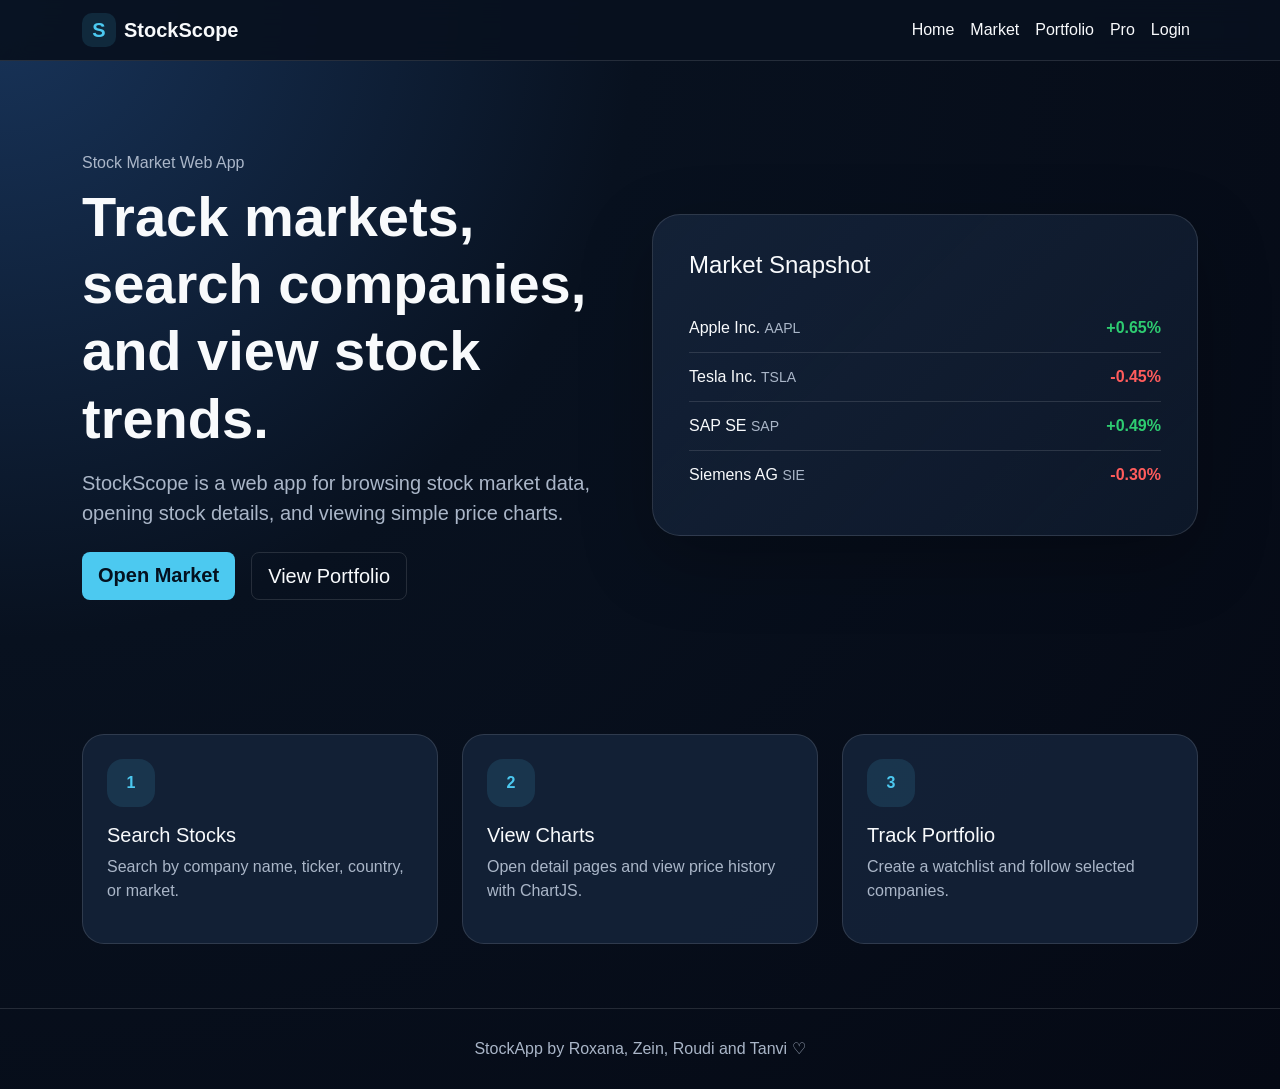
<file: index.html>
<!DOCTYPE html>
    <html lang="en">
    <head>
      <meta charset="UTF-8" />
      <meta name="viewport" content="width=device-width, initial-scale=1.0" />
      <title>StockScope - Home</title>
      <link href="https://cdn.jsdelivr.net/npm/bootstrap@5.3.3/dist/css/bootstrap.min.css" rel="stylesheet">
      <link rel="stylesheet" href="css/style.css" />
    </head>
    <body>
      <nav class="navbar navbar-expand-lg sticky-top">
  <div class="container">
    <a class="navbar-brand fw-bold" href="index.html">
      <span class="brand-badge">S</span>StockScope
    </a>
    <button class="navbar-toggler bg-light" type="button" data-bs-toggle="collapse" data-bs-target="#mainNavbar">
      <span class="navbar-toggler-icon"></span>
    </button>
    <div class="collapse navbar-collapse" id="mainNavbar">
      <ul class="navbar-nav ms-auto mb-2 mb-lg-0">
        <li class="nav-item"><a class="nav-link" href="index.html">Home</a></li>
        <li class="nav-item"><a class="nav-link" href="market.html">Market</a></li>
        <li class="nav-item"><a class="nav-link" href="portfolio.html">Portfolio</a></li>
        <li class="nav-item"><a class="nav-link" href="pro.html">Pro</a></li>
        <li class="nav-item"><a class="nav-link" href="login.html">Login</a></li>
      </ul>
    </div>
  </div>
</nav>


      <main>
        <section class="hero-section">
          <div class="container">
            <div class="row align-items-center g-4">
              <div class="col-lg-6">
                <p class="text-muted-custom mb-2">Stock Market Web App</p>
                <h1 class="display-4 fw-bold">Track markets, search companies, and view stock trends.</h1>
                <p class="lead text-muted-custom mt-3">
                  StockScope is a web app for browsing stock market data, opening stock details, and viewing simple price charts.
                </p>
                <div class="d-flex flex-wrap gap-3 mt-4">
                  <a class="btn btn-accent btn-lg" href="market.html">Open Market</a>
                  <a class="btn btn-outline-light-custom btn-lg" href="portfolio.html">View Portfolio</a>
                </div>
              </div>
              <div class="col-lg-6">
                <div class="hero-card">
                  <h2 class="h4 mb-4">Market Snapshot</h2>
                  <div class="mini-market-row">
                    <span>Apple Inc. <small class="text-muted-custom">AAPL</small></span>
                    <span class="positive">+0.65%</span>
                  </div>
                  <div class="mini-market-row">
                    <span>Tesla Inc. <small class="text-muted-custom">TSLA</small></span>
                    <span class="negative">-0.45%</span>
                  </div>
                  <div class="mini-market-row">
                    <span>SAP SE <small class="text-muted-custom">SAP</small></span>
                    <span class="positive">+0.49%</span>
                  </div>
                  <div class="mini-market-row">
                    <span>Siemens AG <small class="text-muted-custom">SIE</small></span>
                    <span class="negative">-0.30%</span>
                  </div>
                </div>
              </div>
            </div>
          </div>
        </section>

        <section class="page-section">
          <div class="container">
            <div class="row g-4">
              <div class="col-md-4">
                <div class="app-card">
                  <div class="feature-icon">1</div>
                  <h3 class="h5">Search Stocks</h3>
                  <p class="text-muted-custom">Search by company name, ticker, country, or market.</p>
                </div>
              </div>
              <div class="col-md-4">
                <div class="app-card">
                  <div class="feature-icon">2</div>
                  <h3 class="h5">View Charts</h3>
                  <p class="text-muted-custom">Open detail pages and view price history with ChartJS.</p>
                </div>
              </div>
              <div class="col-md-4">
                <div class="app-card">
                  <div class="feature-icon">3</div>
                  <h3 class="h5">Track Portfolio</h3>
                  <p class="text-muted-custom">Create a watchlist and follow selected companies.</p>
                </div>
              </div>
            </div>
          </div>
        </section>
      </main>

      <footer>
        <div class="container text-center">
          StockApp by Roxana, Zein, Roudi and Tanvi ♡
        </div>
      </footer>

      <script src="https://cdn.jsdelivr.net/npm/bootstrap@5.3.3/dist/js/bootstrap.bundle.min.js"></script>
    </body>
    </html>
</file>
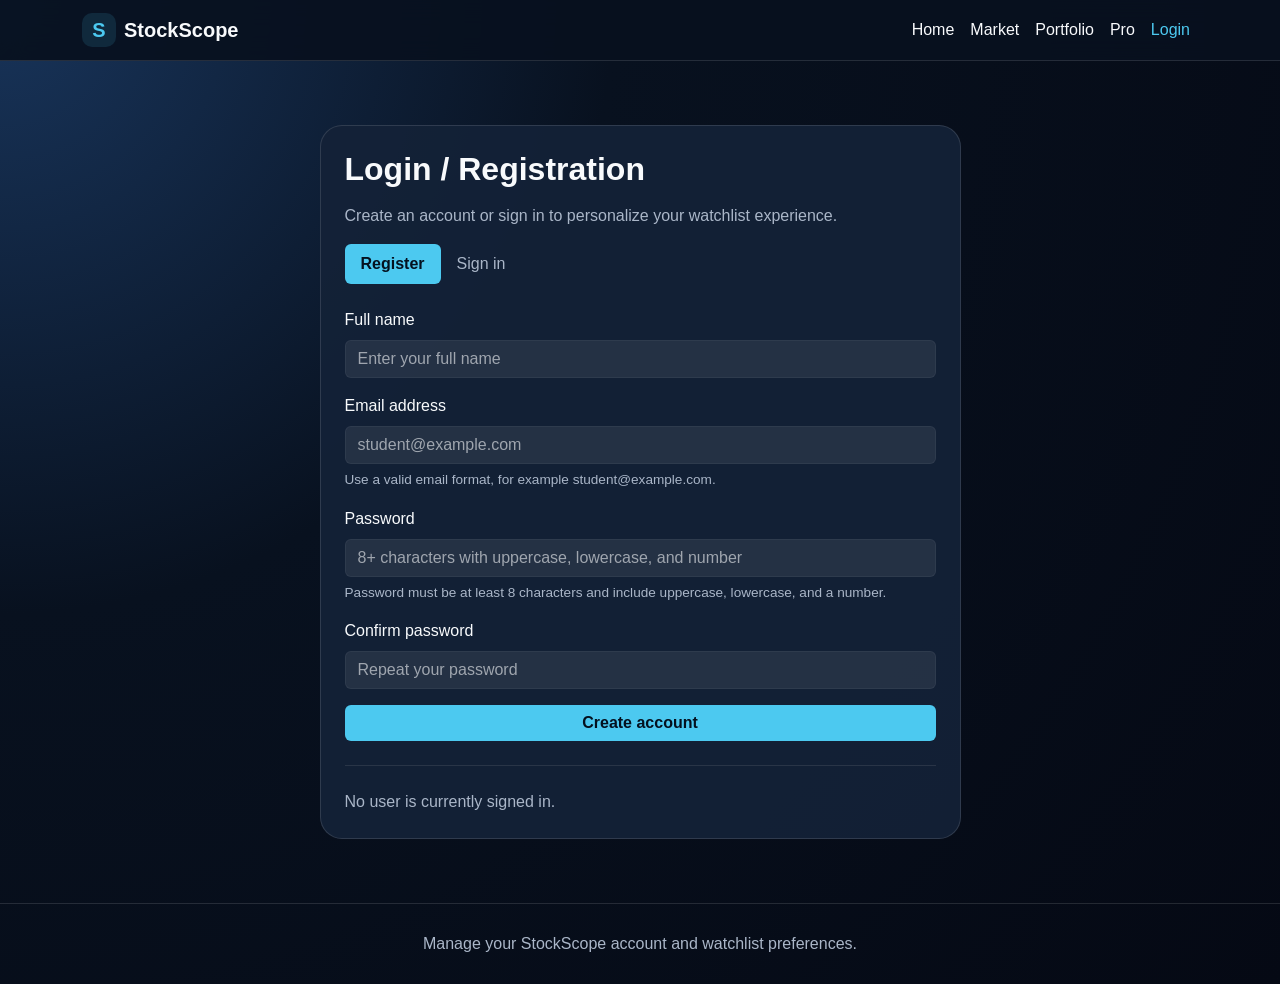
<file: login.html>
<!DOCTYPE html>
<html lang="en">
<head>
  <meta charset="UTF-8" />
  <meta name="viewport" content="width=device-width, initial-scale=1.0" />
  <title>StockScope - Login</title>
  <link href="https://cdn.jsdelivr.net/npm/bootstrap@5.3.3/dist/css/bootstrap.min.css" rel="stylesheet">
  <link rel="stylesheet" href="css/style.css" />
</head>
<body>
  <nav class="navbar navbar-expand-lg sticky-top">
    <div class="container">
      <a class="navbar-brand fw-bold" href="index.html">
        <span class="brand-badge">S</span>StockScope
      </a>
      <button class="navbar-toggler bg-light" type="button" data-bs-toggle="collapse" data-bs-target="#mainNavbar">
        <span class="navbar-toggler-icon"></span>
      </button>
      <div class="collapse navbar-collapse" id="mainNavbar">
        <ul class="navbar-nav ms-auto mb-2 mb-lg-0">
          <li class="nav-item"><a class="nav-link" href="index.html">Home</a></li>
          <li class="nav-item"><a class="nav-link" href="market.html">Market</a></li>
          <li class="nav-item"><a class="nav-link" href="portfolio.html">Portfolio</a></li>
          <li class="nav-item"><a class="nav-link" href="pro.html">Pro</a></li>
          <li class="nav-item"><a class="nav-link active" href="login.html">Login</a></li>
        </ul>
      </div>
    </div>
  </nav>

  <main class="page-section">
    <div class="container">
      <div class="row justify-content-center">
        <div class="col-lg-7">
          <div class="app-card">
            <h1 class="h2 fw-bold mb-3">Login / Registration</h1>
            <p class="text-muted-custom">Create an account or sign in to personalize your watchlist experience.</p>

            <div id="formMessage" class="alert d-none" role="alert"></div>

            <ul class="nav nav-pills mb-4" id="authTabs" role="tablist">
              <li class="nav-item" role="presentation">
                <button class="nav-link active" id="register-tab" data-bs-toggle="pill" data-bs-target="#registerPanel" type="button" role="tab">Register</button>
              </li>
              <li class="nav-item" role="presentation">
                <button class="nav-link" id="login-tab" data-bs-toggle="pill" data-bs-target="#loginPanel" type="button" role="tab">Sign in</button>
              </li>
            </ul>

            <div class="tab-content">
              <div class="tab-pane fade show active" id="registerPanel" role="tabpanel">
                <form id="registerForm" novalidate>
                  <div class="mb-3">
                    <label for="registerName" class="form-label">Full name</label>
                    <input id="registerName" class="form-control" type="text" placeholder="Enter your full name" autocomplete="name" required>
                    <div id="registerNameError" class="invalid-feedback"></div>
                  </div>

                  <div class="mb-3">
                    <label for="registerEmail" class="form-label">Email address</label>
                    <input id="registerEmail" class="form-control" type="email" placeholder="student@example.com" autocomplete="email" required>
                    <div id="registerEmailError" class="invalid-feedback"></div>
                    <div class="form-hint">Use a valid email format, for example student@example.com.</div>
                  </div>

                  <div class="mb-3">
                    <label for="registerPassword" class="form-label">Password</label>
                    <input id="registerPassword" class="form-control" type="password" placeholder="8+ characters with uppercase, lowercase, and number" autocomplete="new-password" required>
                    <div id="registerPasswordError" class="invalid-feedback"></div>
                    <div class="form-hint">Password must be at least 8 characters and include uppercase, lowercase, and a number.</div>
                  </div>

                  <div class="mb-3">
                    <label for="registerConfirmPassword" class="form-label">Confirm password</label>
                    <input id="registerConfirmPassword" class="form-control" type="password" placeholder="Repeat your password" autocomplete="new-password" required>
                    <div id="registerConfirmPasswordError" class="invalid-feedback"></div>
                  </div>

                  <button class="btn btn-accent w-100" type="submit">Create account</button>
                </form>
              </div>

              <div class="tab-pane fade" id="loginPanel" role="tabpanel">
                <form id="signInForm" novalidate>
                  <div class="mb-3">
                    <label for="loginEmail" class="form-label">Email address</label>
                    <input id="loginEmail" class="form-control" type="email" placeholder="student@example.com" autocomplete="email" required>
                    <div id="loginEmailError" class="invalid-feedback"></div>
                  </div>

                  <div class="mb-3">
                    <label for="loginPassword" class="form-label">Password</label>
                    <input id="loginPassword" class="form-control" type="password" placeholder="Your password" autocomplete="current-password" required>
                    <div id="loginPasswordError" class="invalid-feedback"></div>
                  </div>

                  <button class="btn btn-accent w-100" type="submit">Sign in</button>
                </form>
              </div>
            </div>

            <hr class="border-secondary my-4">
            <div id="currentUserBox" class="text-muted-custom"></div>
            <button id="logoutButton" class="btn btn-outline-light-custom btn-sm mt-3 d-none" type="button">Log out</button>
          </div>
        </div>
      </div>
    </div>
  </main>

  <footer>
    <div class="container text-center">Manage your StockScope account and watchlist preferences.</div>
  </footer>

  <script src="https://cdn.jsdelivr.net/npm/bootstrap@5.3.3/dist/js/bootstrap.bundle.min.js"></script>
  <script src="js/auth.js"></script>
  <script>
    const message = document.getElementById("formMessage");
    const currentUserBox = document.getElementById("currentUserBox");
    const logoutButton = document.getElementById("logoutButton");

    function showMessage(text, type) {
      message.className = `alert alert-${type}`;
      message.textContent = text;
    }

    function clearMessage() {
      message.className = "alert d-none";
      message.textContent = "";
    }

    function setFieldError(inputId, errorId, text) {
      const input = document.getElementById(inputId);
      const error = document.getElementById(errorId);

      if (!input || !error) {
        return;
      }

      input.classList.toggle("is-invalid", Boolean(text));
      error.textContent = text || "";
    }

    function clearFieldErrors() {
      [
        ["registerName", "registerNameError"],
        ["registerEmail", "registerEmailError"],
        ["registerPassword", "registerPasswordError"],
        ["registerConfirmPassword", "registerConfirmPasswordError"],
        ["loginEmail", "loginEmailError"],
        ["loginPassword", "loginPasswordError"]
      ].forEach(([inputId, errorId]) => setFieldError(inputId, errorId, ""));
    }

    function validateEmail(email) {
      return /^[^\s@]+@[^\s@]+\.[^\s@]{2,}$/.test(email);
    }

    function isPasswordValid(password) {
      return (
        password.length >= 8 &&
        /[A-Z]/.test(password) &&
        /[a-z]/.test(password) &&
        /\d/.test(password)
      );
    }

    function renderCurrentUser() {
      const currentUser = getCurrentUser();

      if (currentUser) {
        currentUserBox.textContent = `Logged in as ${currentUser.name} (${currentUser.email}).`;
        logoutButton.classList.remove("d-none");
      } else {
        currentUserBox.textContent = "No user is currently signed in.";
        logoutButton.classList.add("d-none");
      }
    }

    document.getElementById("registerForm").addEventListener("submit", function (event) {
      event.preventDefault();
      clearMessage();
      clearFieldErrors();

      const name = document.getElementById("registerName").value.trim();
      const email = document.getElementById("registerEmail").value.trim().toLowerCase();
      const password = document.getElementById("registerPassword").value;
      const confirmPassword = document.getElementById("registerConfirmPassword").value;

      let isValid = true;

      if (name.length < 2) {
        setFieldError("registerName", "registerNameError", "Please enter your full name.");
        isValid = false;
      }

      if (!validateEmail(email)) {
        setFieldError("registerEmail", "registerEmailError", "Please enter a valid email address, for example student@example.com.");
        isValid = false;
      }

      if (!isPasswordValid(password)) {
        setFieldError("registerPassword", "registerPasswordError", "Password must be at least 8 characters and include uppercase, lowercase, and a number.");
        isValid = false;
      }

      if (password !== confirmPassword) {
        setFieldError("registerConfirmPassword", "registerConfirmPasswordError", "Passwords do not match.");
        isValid = false;
      }

      if (!isValid) {
        showMessage("Please correct the highlighted fields.", "danger");
        return;
      }

      try {
        const user = registerUser(name, email, password);
        showMessage(`Account created. Welcome, ${user.name}!`, "success");
        event.target.reset();
        renderCurrentUser();
      } catch (error) {
        if (error.message.toLowerCase().includes("email")) {
          setFieldError("registerEmail", "registerEmailError", error.message);
        }

        showMessage(error.message, "danger");
      }
    });

    document.getElementById("signInForm").addEventListener("submit", function (event) {
      event.preventDefault();
      clearMessage();
      clearFieldErrors();

      const email = document.getElementById("loginEmail").value.trim().toLowerCase();
      const password = document.getElementById("loginPassword").value;

      let isValid = true;

      if (!validateEmail(email)) {
        setFieldError("loginEmail", "loginEmailError", "Please enter a valid email address.");
        isValid = false;
      }

      if (!password) {
        setFieldError("loginPassword", "loginPasswordError", "Please enter your password.");
        isValid = false;
      }

      if (!isValid) {
        showMessage("Please correct the highlighted fields.", "danger");
        return;
      }

      try {
        const user = loginUser(email, password);
        showMessage(`Signed in successfully. Welcome back, ${user.name}!`, "success");
        event.target.reset();
        renderCurrentUser();
      } catch (error) {
        showMessage(error.message, "danger");
      }
    });

    logoutButton.addEventListener("click", function () {
      logoutUser();
      showMessage("You have been logged out.", "info");
      renderCurrentUser();
    });

    renderCurrentUser();
  </script>
</body>
</html>
</file>
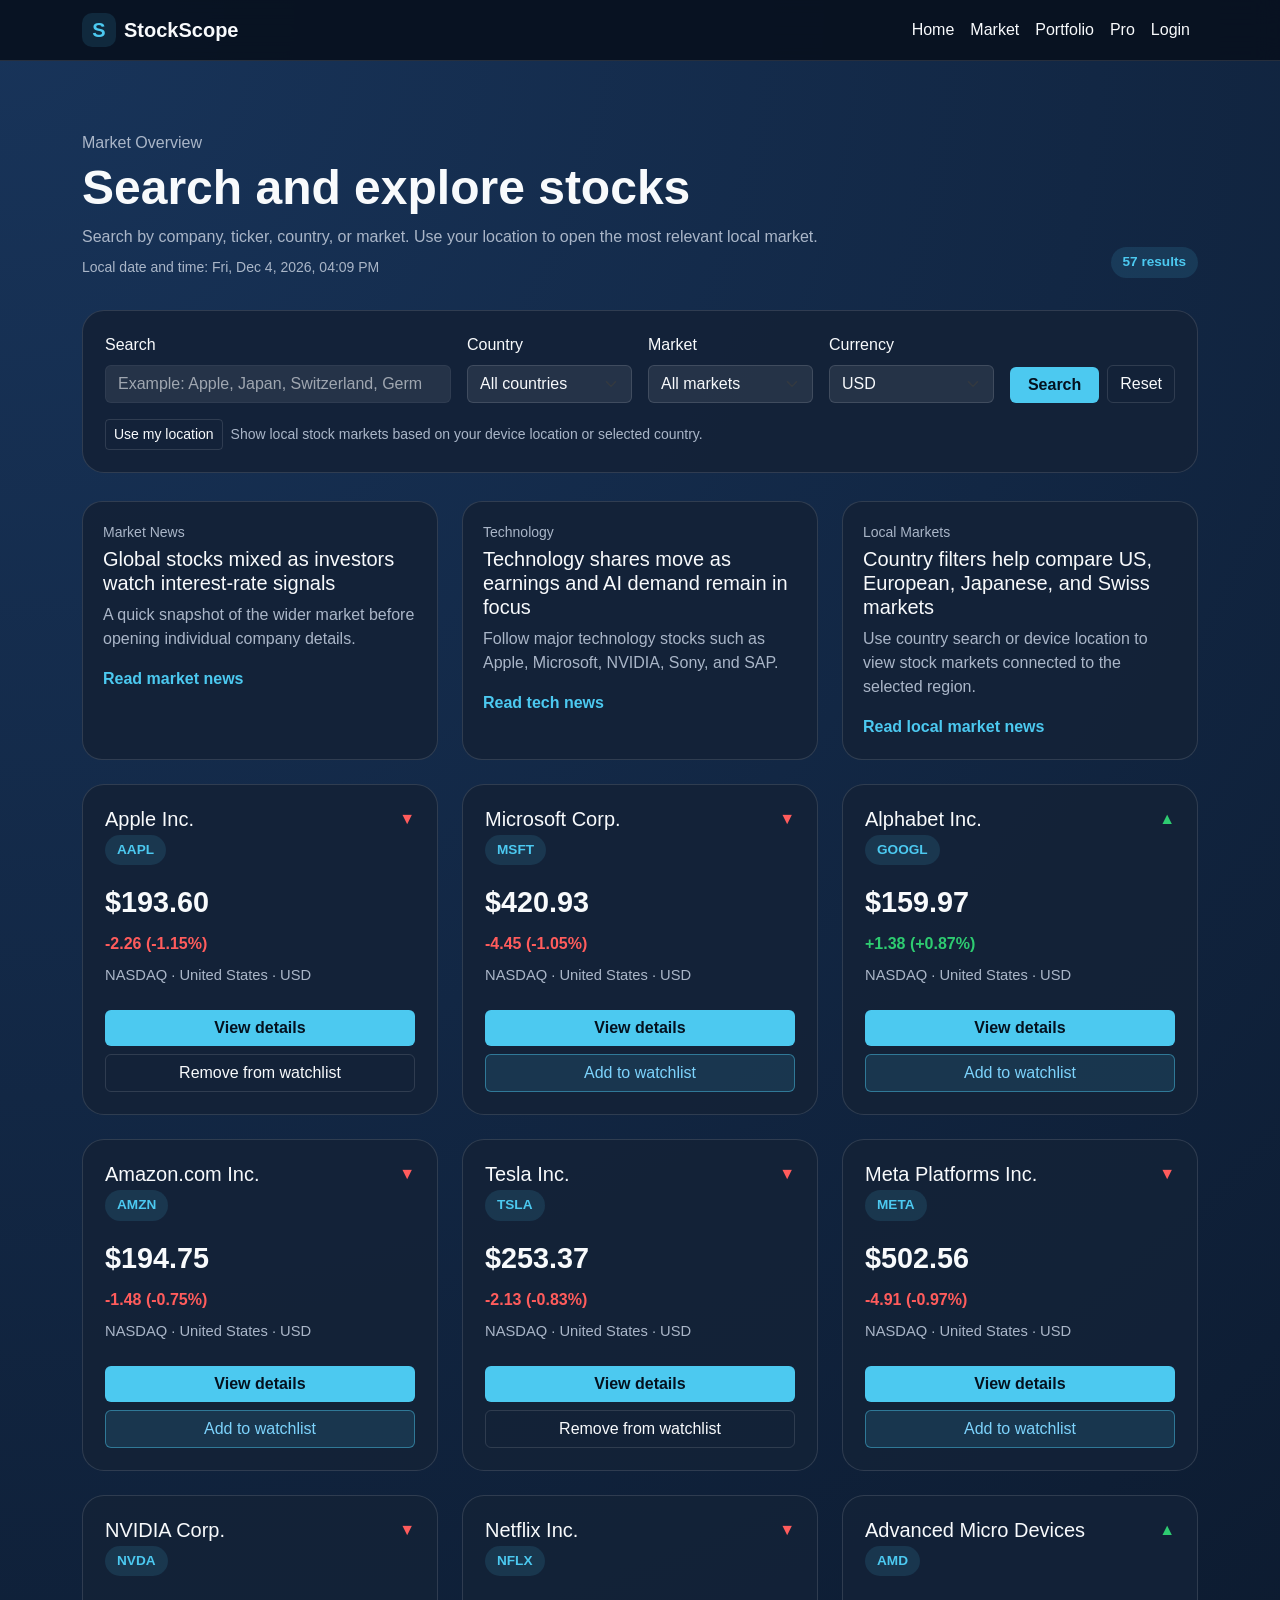
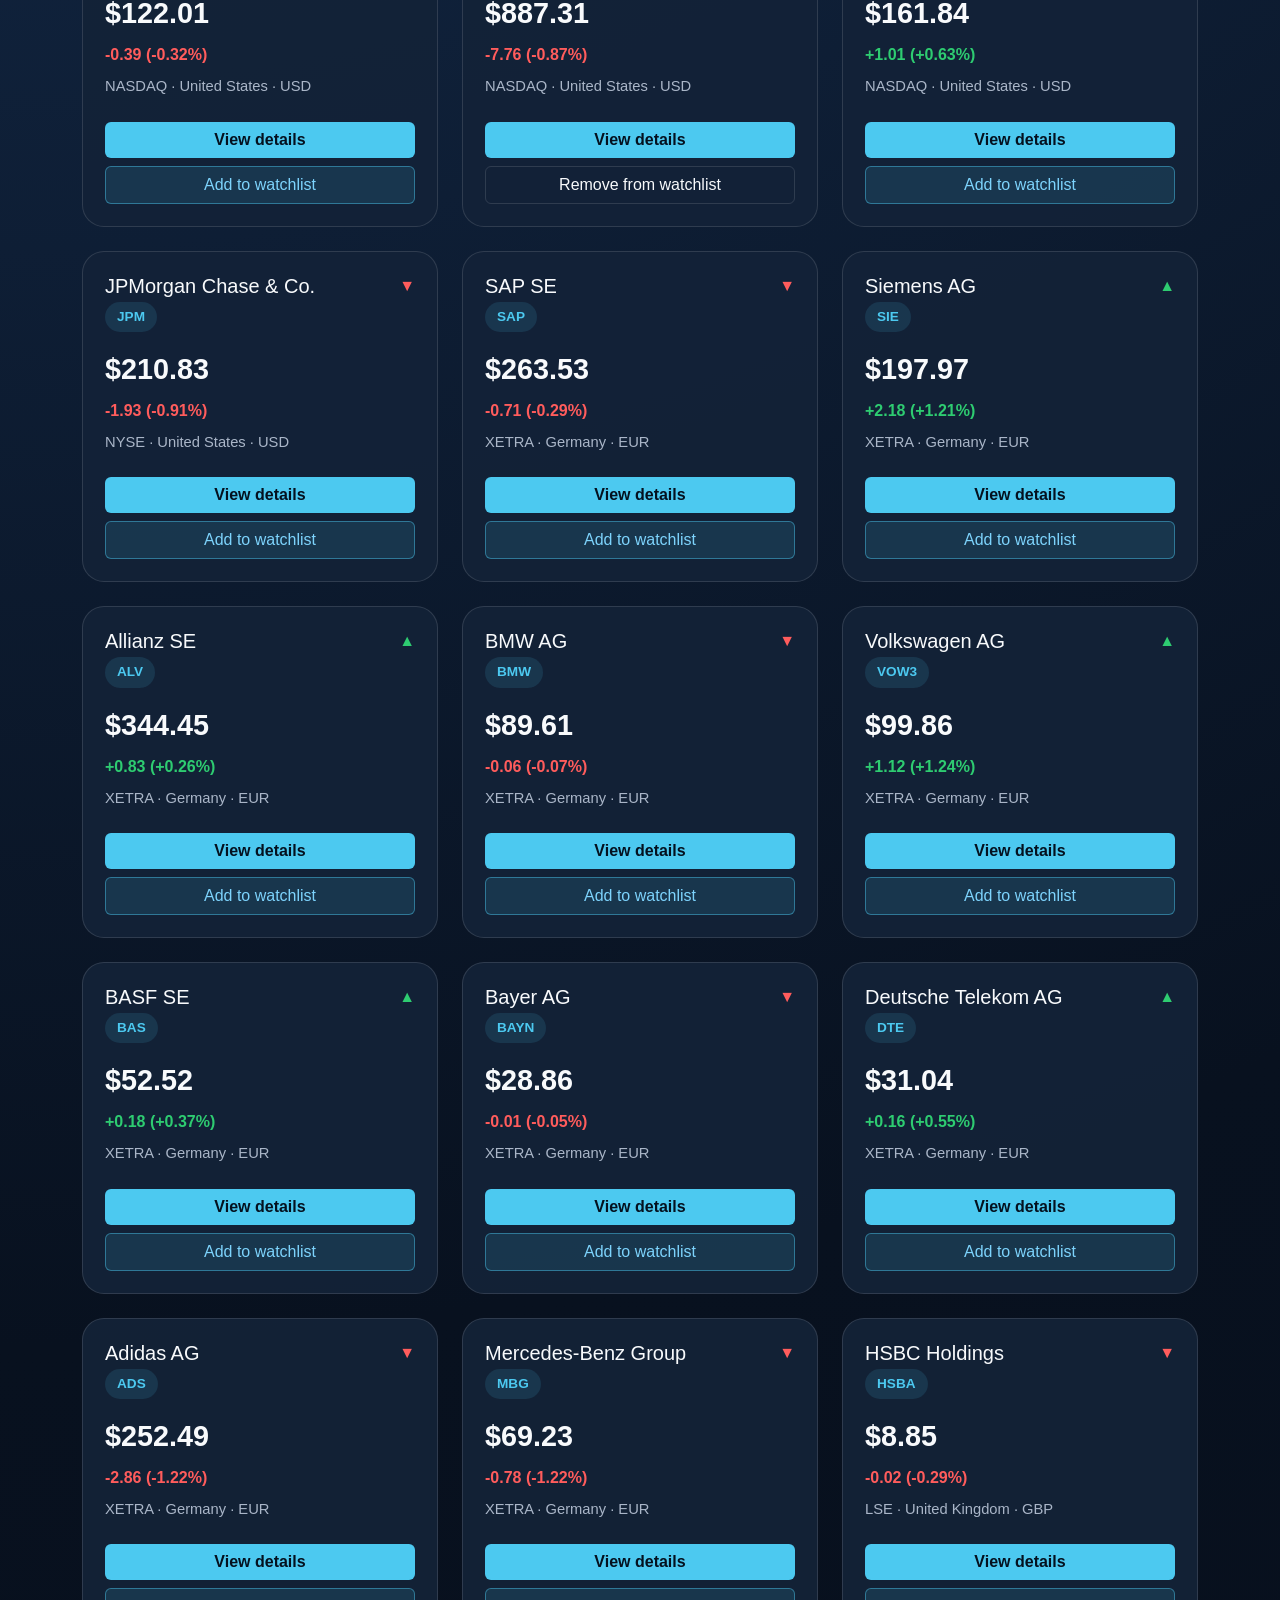
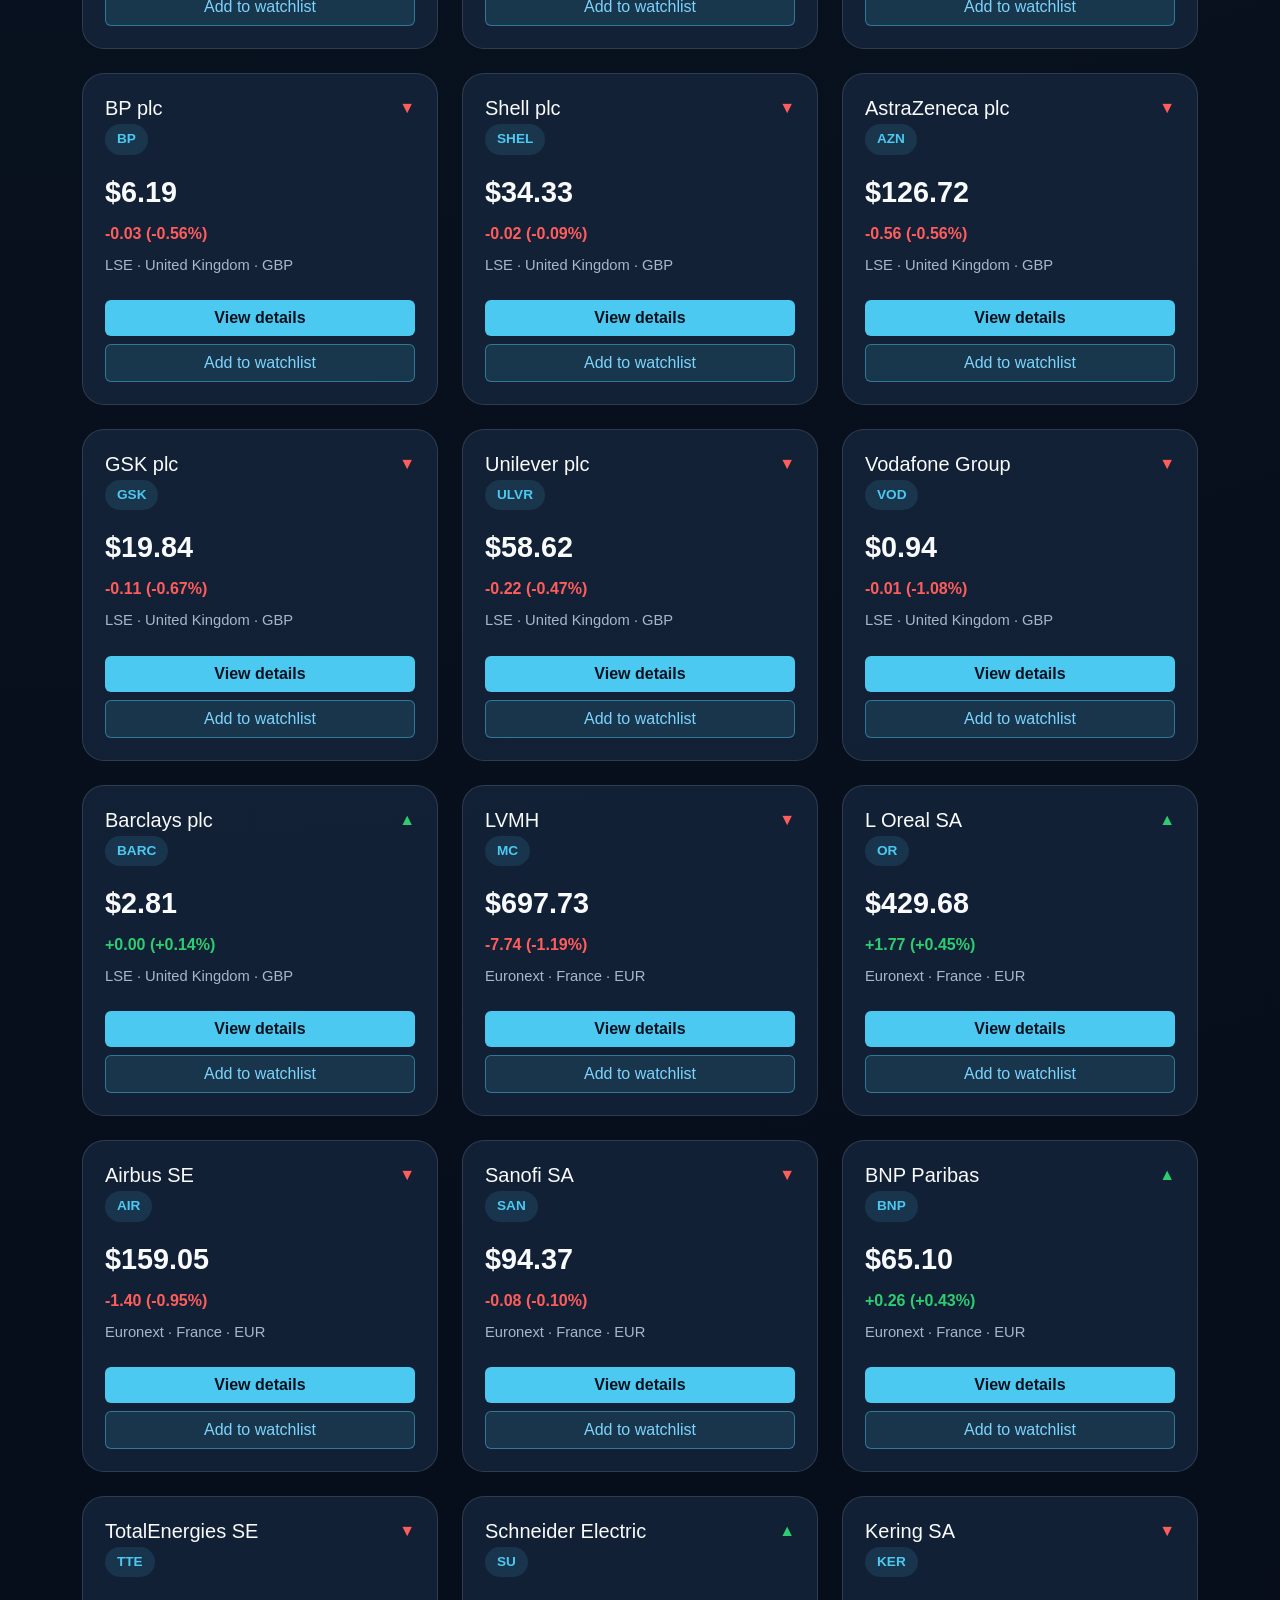
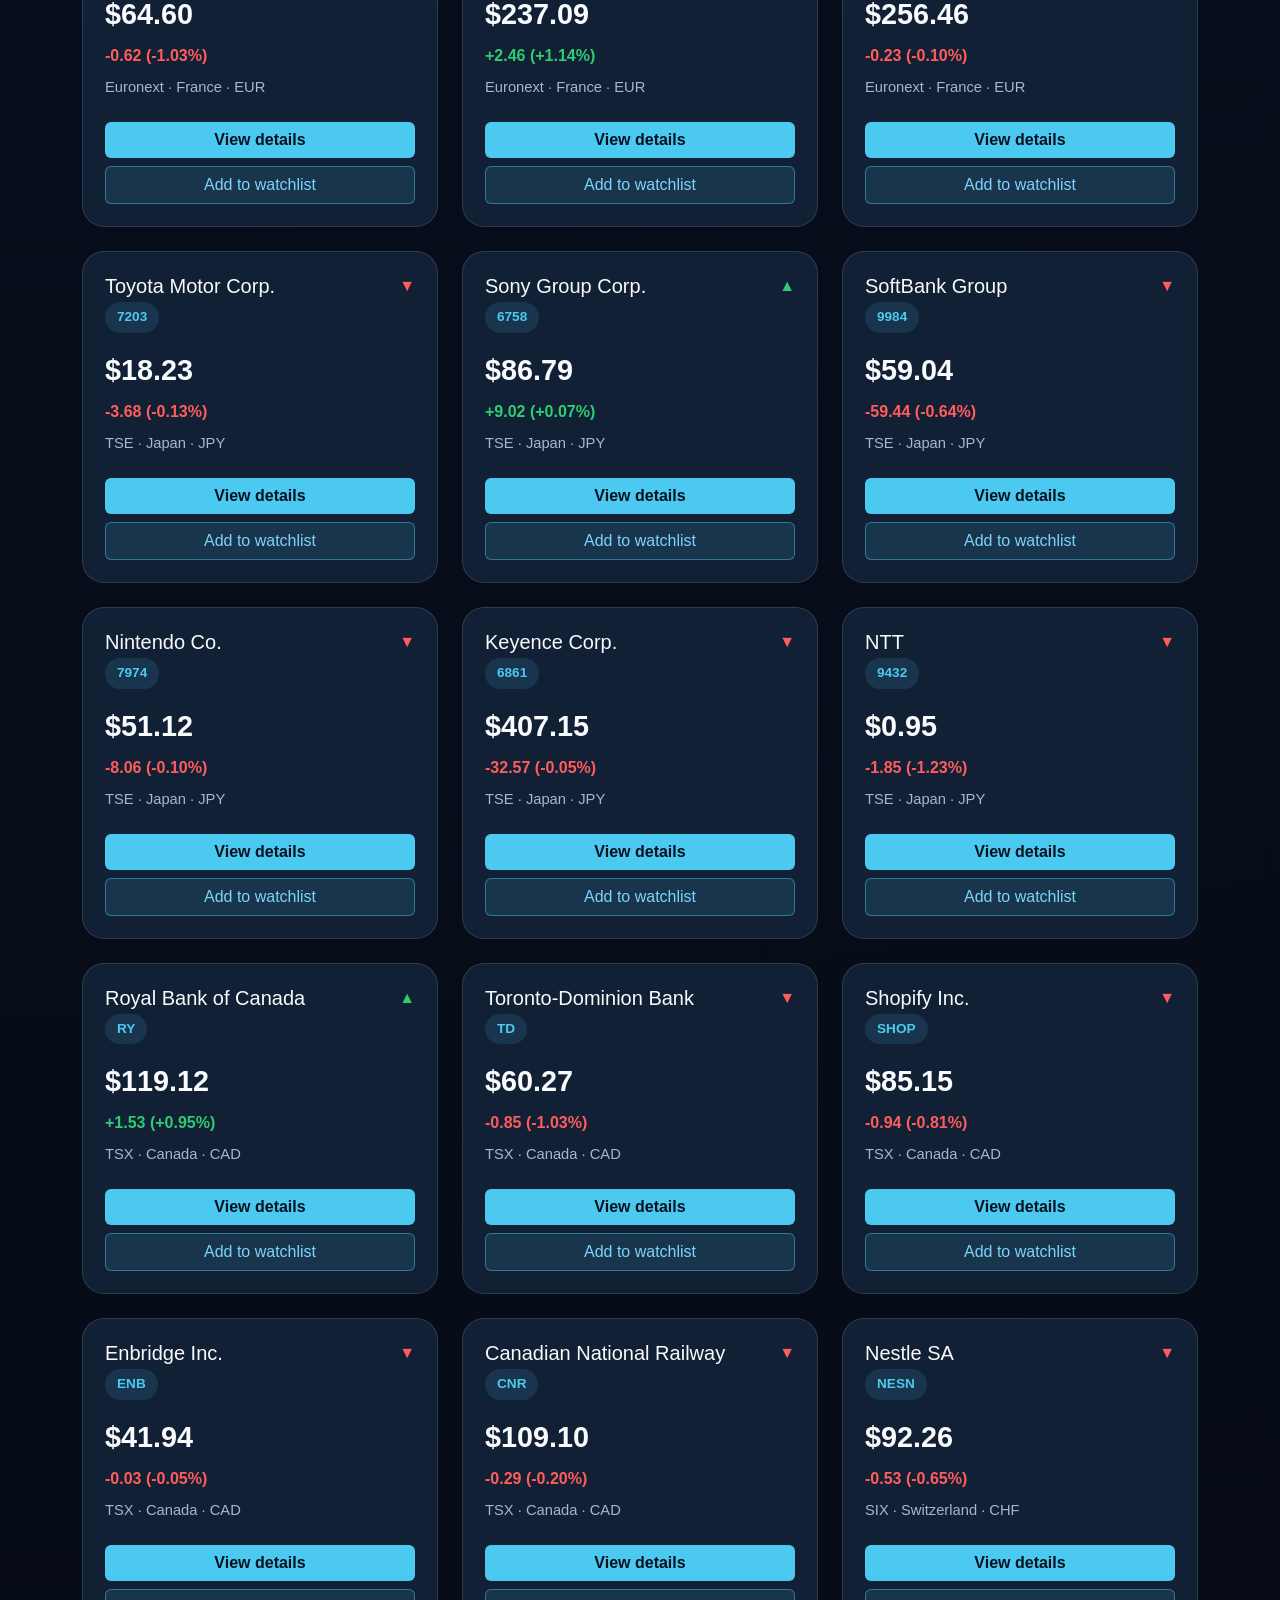
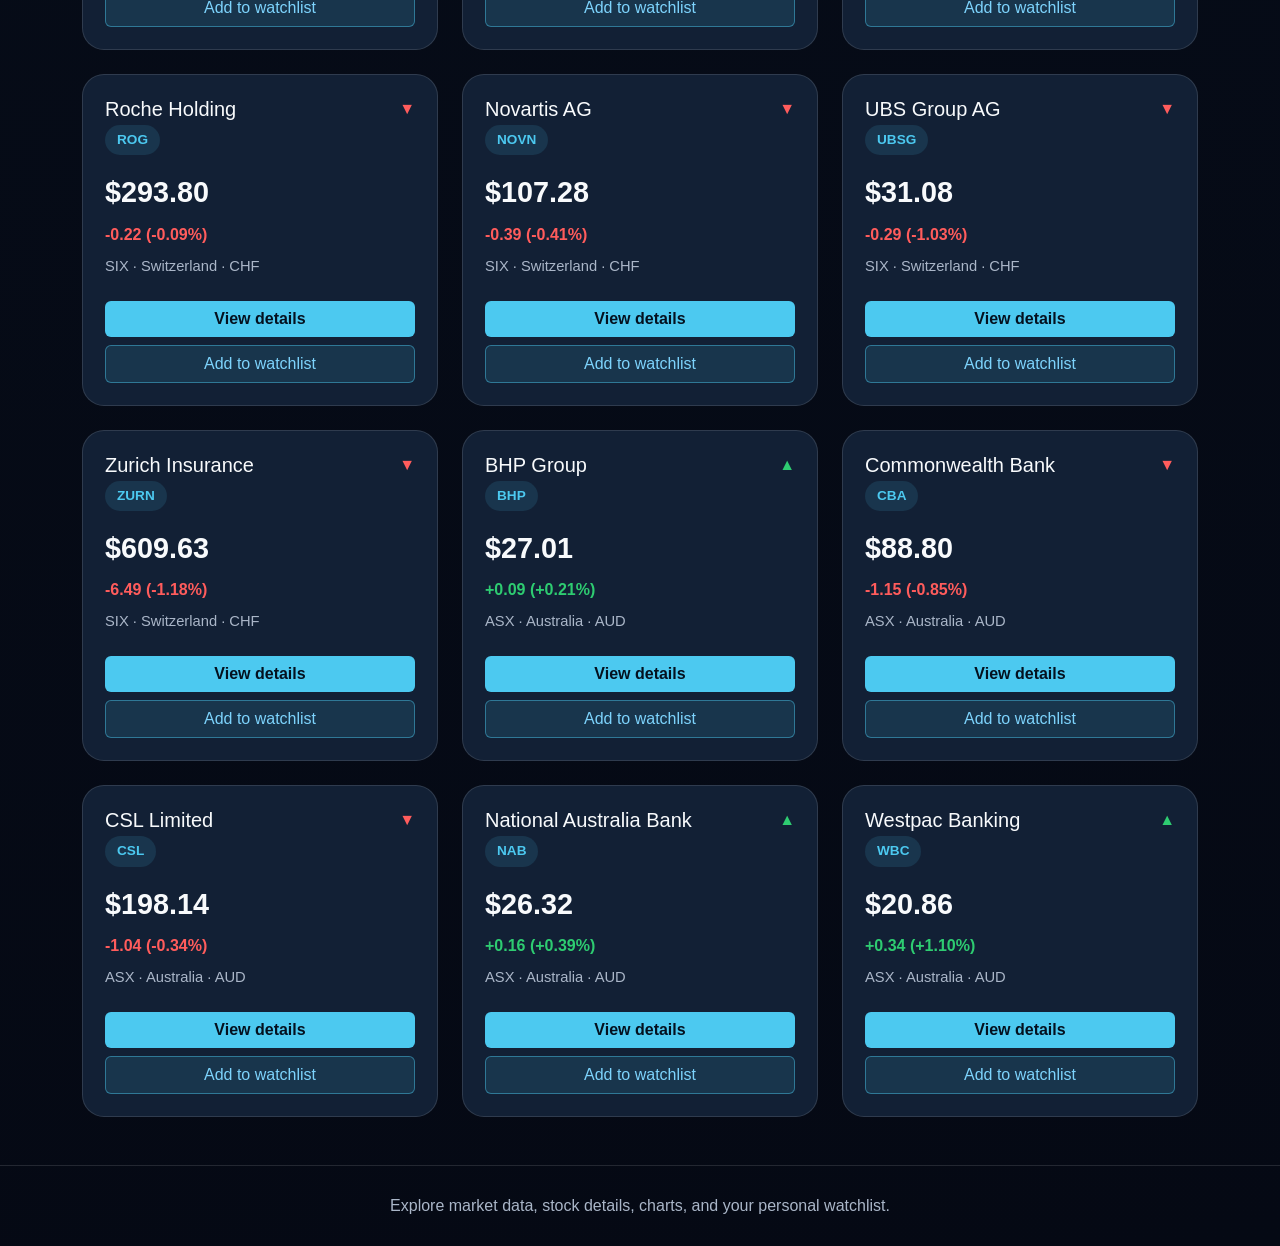
<file: market.html>
<!DOCTYPE html>
    <html lang="en">
    <head>
      <meta charset="UTF-8" />
      <meta name="viewport" content="width=device-width, initial-scale=1.0" />
      <title>StockScope - Market</title>
      <link href="https://cdn.jsdelivr.net/npm/bootstrap@5.3.3/dist/css/bootstrap.min.css" rel="stylesheet">
      <link rel="stylesheet" href="css/style.css" />
      <link rel="stylesheet" href="css/market.css" />
    </head>
    <body>
      <nav class="navbar navbar-expand-lg sticky-top">
  <div class="container">
    <a class="navbar-brand fw-bold" href="index.html">
      <span class="brand-badge">S</span>StockScope
    </a>
    <button class="navbar-toggler bg-light" type="button" data-bs-toggle="collapse" data-bs-target="#mainNavbar">
      <span class="navbar-toggler-icon"></span>
    </button>
    <div class="collapse navbar-collapse" id="mainNavbar">
      <ul class="navbar-nav ms-auto mb-2 mb-lg-0">
        <li class="nav-item"><a class="nav-link" href="index.html">Home</a></li>
        <li class="nav-item"><a class="nav-link" href="market.html">Market</a></li>
        <li class="nav-item"><a class="nav-link" href="portfolio.html">Portfolio</a></li>
        <li class="nav-item"><a class="nav-link" href="pro.html">Pro</a></li>
        <li class="nav-item"><a class="nav-link" href="login.html">Login</a></li>
      </ul>
    </div>
  </div>
</nav>


      <main>
        <section class="market-header">
          <div class="container">
            <div class="d-flex flex-wrap justify-content-between align-items-end gap-3">
              <div>
                <p class="text-muted-custom mb-1">Market Overview</p>
                <h1 class="display-5 fw-bold">Search and explore stocks</h1>
                <p class="text-muted-custom mb-0">
                  Search by company, ticker, country, or market. Use your location to open the most relevant local market.
                </p>
                <p id="marketDateTime" class="text-muted-custom small mt-2 mb-0">Market view updated for your local date and time.</p>
              </div>
              <span id="resultCount" class="ticker-badge">0 results</span>
            </div>
          </div>
        </section>

        <section class="pb-5">
          <div class="container">
            <div class="search-panel">
              <div class="row g-3">
                <div class="col-lg-4">
                  <label for="searchInput" class="form-label">Search</label>
                  <input id="searchInput" class="form-control" type="search" placeholder="Example: Apple, Japan, Switzerland, Germany">
                </div>

                <div class="col-md-3 col-lg-2">
                  <label for="countryFilter" class="form-label">Country</label>
                  <select id="countryFilter" class="form-select">
                    <option value="all">All countries</option>
                  </select>
                </div>

                <div class="col-md-3 col-lg-2">
                  <label for="marketFilter" class="form-label">Market</label>
                  <select id="marketFilter" class="form-select">
                    <option value="all">All markets</option>
                  </select>
                </div>

                <div class="col-md-3 col-lg-2">
                  <label for="currencySelect" class="form-label">Currency</label>
                  <select id="currencySelect" class="form-select">
                    <option value="USD">USD</option>
                    <option value="EUR">EUR</option>
                    <option value="GBP">GBP</option>
                    <option value="JPY">JPY</option>
                    <option value="CHF">CHF</option>
                  </select>
                </div>

                <div class="col-md-3 col-lg-2 d-flex align-items-end gap-2">
                  <button id="apiSearchButton" class="btn btn-accent w-100" type="button">
                    Search
                  </button>
                  <button id="resetButton" class="btn btn-outline-light-custom" type="button">
                    Reset
                  </button>
                </div>
              </div>

              <div class="d-flex flex-wrap align-items-center gap-2 mt-3">
                <button id="detectLocationButton" class="btn btn-outline-light-custom btn-sm" type="button">
                  Use my location
                </button>
                <span class="text-muted-custom small">Show local stock markets based on your device location or selected country.</span>
              </div>

              <div id="apiStatus" class="alert alert-secondary mt-3 mb-0 d-none"></div>
            </div>


            <div class="row g-4 mb-4" id="newsSection">
              <div class="col-lg-4">
                <article class="news-card h-100">
                  <p class="text-muted-custom small mb-1">Market News</p>
                  <h2 class="h5">Global stocks mixed as investors watch interest-rate signals</h2>
                  <p class="text-muted-custom mb-3">A quick snapshot of the wider market before opening individual company details.</p>
                  <a class="text-link" href="https://news.google.com/search?q=global%20stock%20market" target="_blank" rel="noopener">Read market news</a>
                </article>
              </div>
              <div class="col-lg-4">
                <article class="news-card h-100">
                  <p class="text-muted-custom small mb-1">Technology</p>
                  <h2 class="h5">Technology shares move as earnings and AI demand remain in focus</h2>
                  <p class="text-muted-custom mb-3">Follow major technology stocks such as Apple, Microsoft, NVIDIA, Sony, and SAP.</p>
                  <a class="text-link" href="https://news.google.com/search?q=technology%20stocks" target="_blank" rel="noopener">Read tech news</a>
                </article>
              </div>
              <div class="col-lg-4">
                <article class="news-card h-100">
                  <p class="text-muted-custom small mb-1">Local Markets</p>
                  <h2 class="h5">Country filters help compare US, European, Japanese, and Swiss markets</h2>
                  <p class="text-muted-custom mb-3">Use country search or device location to view stock markets connected to the selected region.</p>
                  <a class="text-link" href="https://news.google.com/search?q=stock%20market%20Europe%20Japan%20Switzerland" target="_blank" rel="noopener">Read local market news</a>
                </article>
              </div>
            </div>

            <div id="emptyState" class="empty-state mb-4">
              <h2 class="h4">No stocks found</h2>
              <p class="mb-0">Try another company name, ticker, country, or market.</p>
            </div>

            <div id="stockContainer" class="row g-4"></div>
          </div>
        </section>
      </main>

      <footer>
        <div class="container text-center">
          Explore market data, stock details, charts, and your personal watchlist.
        </div>
      </footer>

      <script src="https://cdn.jsdelivr.net/npm/bootstrap@5.3.3/dist/js/bootstrap.bundle.min.js"></script>
      <script src="js/data.js"></script>
      <script src="js/api.js"></script>
      <script src="js/market.js"></script>
    </body>
    </html>
</file>
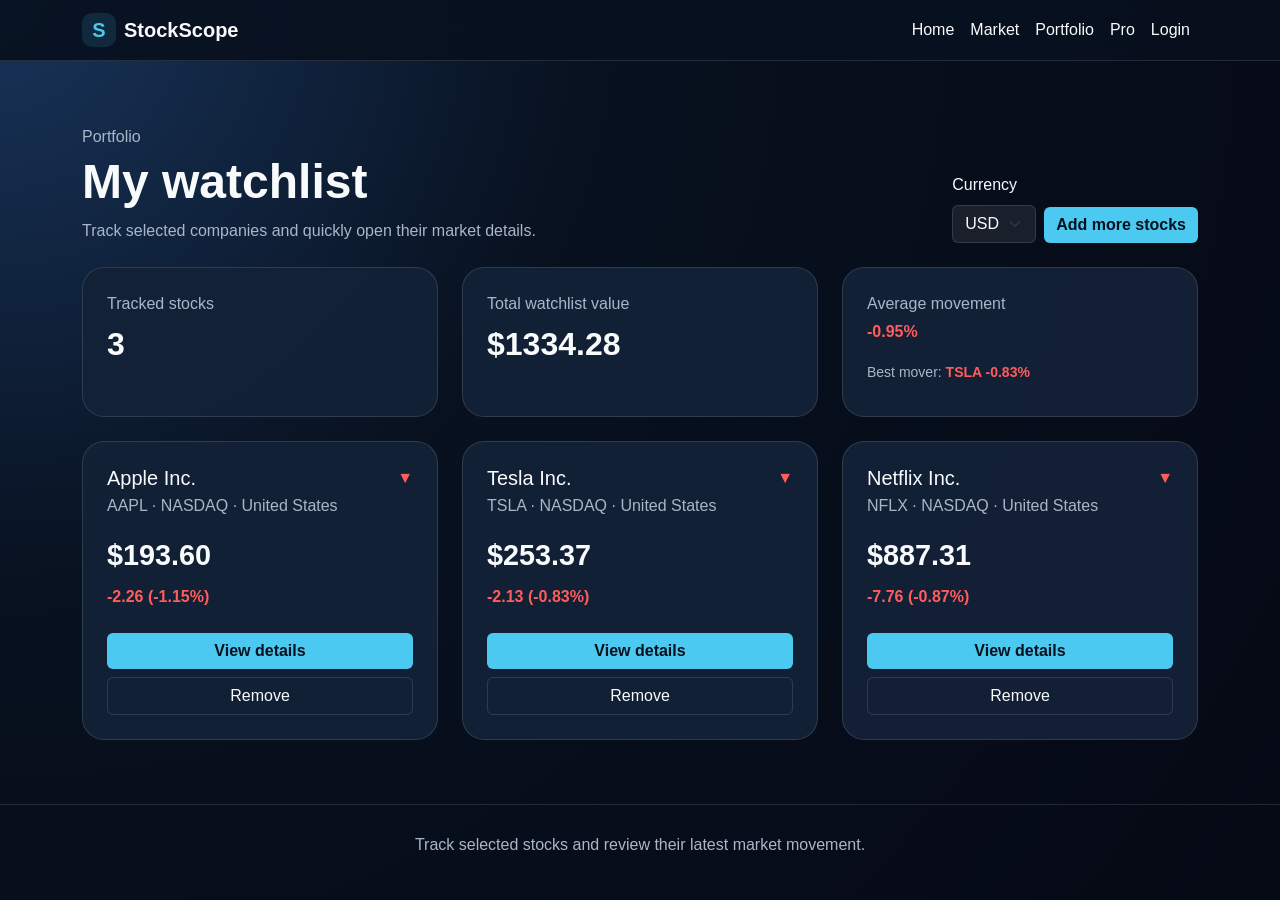
<file: portfolio.html>
<!DOCTYPE html>
<html lang="en">
<head>
  <meta charset="UTF-8" />
  <meta name="viewport" content="width=device-width, initial-scale=1.0" />
  <title>StockScope - Portfolio</title>
  <link href="https://cdn.jsdelivr.net/npm/bootstrap@5.3.3/dist/css/bootstrap.min.css" rel="stylesheet">
  <link rel="stylesheet" href="css/style.css" />
  <link rel="stylesheet" href="css/market.css" />
</head>
<body>
  <nav class="navbar navbar-expand-lg sticky-top">
    <div class="container">
      <a class="navbar-brand fw-bold" href="index.html">
        <span class="brand-badge">S</span>StockScope
      </a>
      <button class="navbar-toggler bg-light" type="button" data-bs-toggle="collapse" data-bs-target="#mainNavbar">
        <span class="navbar-toggler-icon"></span>
      </button>
      <div class="collapse navbar-collapse" id="mainNavbar">
        <ul class="navbar-nav ms-auto mb-2 mb-lg-0">
          <li class="nav-item"><a class="nav-link" href="index.html">Home</a></li>
          <li class="nav-item"><a class="nav-link" href="market.html">Market</a></li>
          <li class="nav-item"><a class="nav-link" href="portfolio.html">Portfolio</a></li>
          <li class="nav-item"><a class="nav-link" href="pro.html">Pro</a></li>
          <li class="nav-item"><a class="nav-link" href="login.html">Login</a></li>
        </ul>
      </div>
    </div>
  </nav>

  <main class="page-section">
    <div class="container">
      <div class="d-flex flex-wrap justify-content-between align-items-end gap-3 mb-4">
        <div>
          <p class="text-muted-custom mb-1">Portfolio</p>
          <h1 class="display-5 fw-bold">My watchlist</h1>
          <p id="portfolioUserMessage" class="text-muted-custom mb-0">Track selected companies and quickly open their market details.</p>
        </div>
        <div class="d-flex flex-wrap gap-2 align-items-end">
          <div>
            <label for="portfolioCurrency" class="form-label">Currency</label>
            <select id="portfolioCurrency" class="form-select">
              <option value="USD">USD</option>
              <option value="EUR">EUR</option>
              <option value="GBP">GBP</option>
              <option value="JPY">JPY</option>
              <option value="CHF">CHF</option>
            </select>
          </div>
          <a href="market.html" class="btn btn-accent">Add more stocks</a>
        </div>
      </div>

      <div class="row g-4 mb-4">
        <div class="col-md-4">
          <div class="app-card summary-card">
            <p class="text-muted-custom mb-1">Tracked stocks</p>
            <p id="portfolioCount" class="summary-value mb-0">0</p>
          </div>
        </div>
        <div class="col-md-4">
          <div class="app-card summary-card">
            <p class="text-muted-custom mb-1">Total watchlist value</p>
            <p id="portfolioTotalValue" class="summary-value mb-0">$0.00</p>
          </div>
        </div>
        <div class="col-md-4">
          <div class="app-card summary-card">
            <p class="text-muted-custom mb-1">Average movement</p>
            <p id="portfolioTotalChange" class="summary-value mb-0">0.00%</p>
            <small class="text-muted-custom">Best mover: <span id="portfolioBestMover">No stocks</span></small>
          </div>
        </div>
      </div>

      <div id="portfolioEmptyState" class="empty-state mb-4 d-none">
        <h2 class="h4">Your watchlist is empty</h2>
        <p>Add companies from the Market page to start tracking them here.</p>
        <a href="market.html" class="btn btn-accent">Open market</a>
      </div>

      <div id="portfolioContainer" class="row g-4"></div>
    </div>
  </main>

  <footer>
    <div class="container text-center">Track selected stocks and review their latest market movement.</div>
  </footer>

  <script src="https://cdn.jsdelivr.net/npm/bootstrap@5.3.3/dist/js/bootstrap.bundle.min.js"></script>
  <script src="js/data.js"></script>
  <script src="js/auth.js"></script>
  <script src="js/portfolio.js"></script>
</body>
</html>
</file>
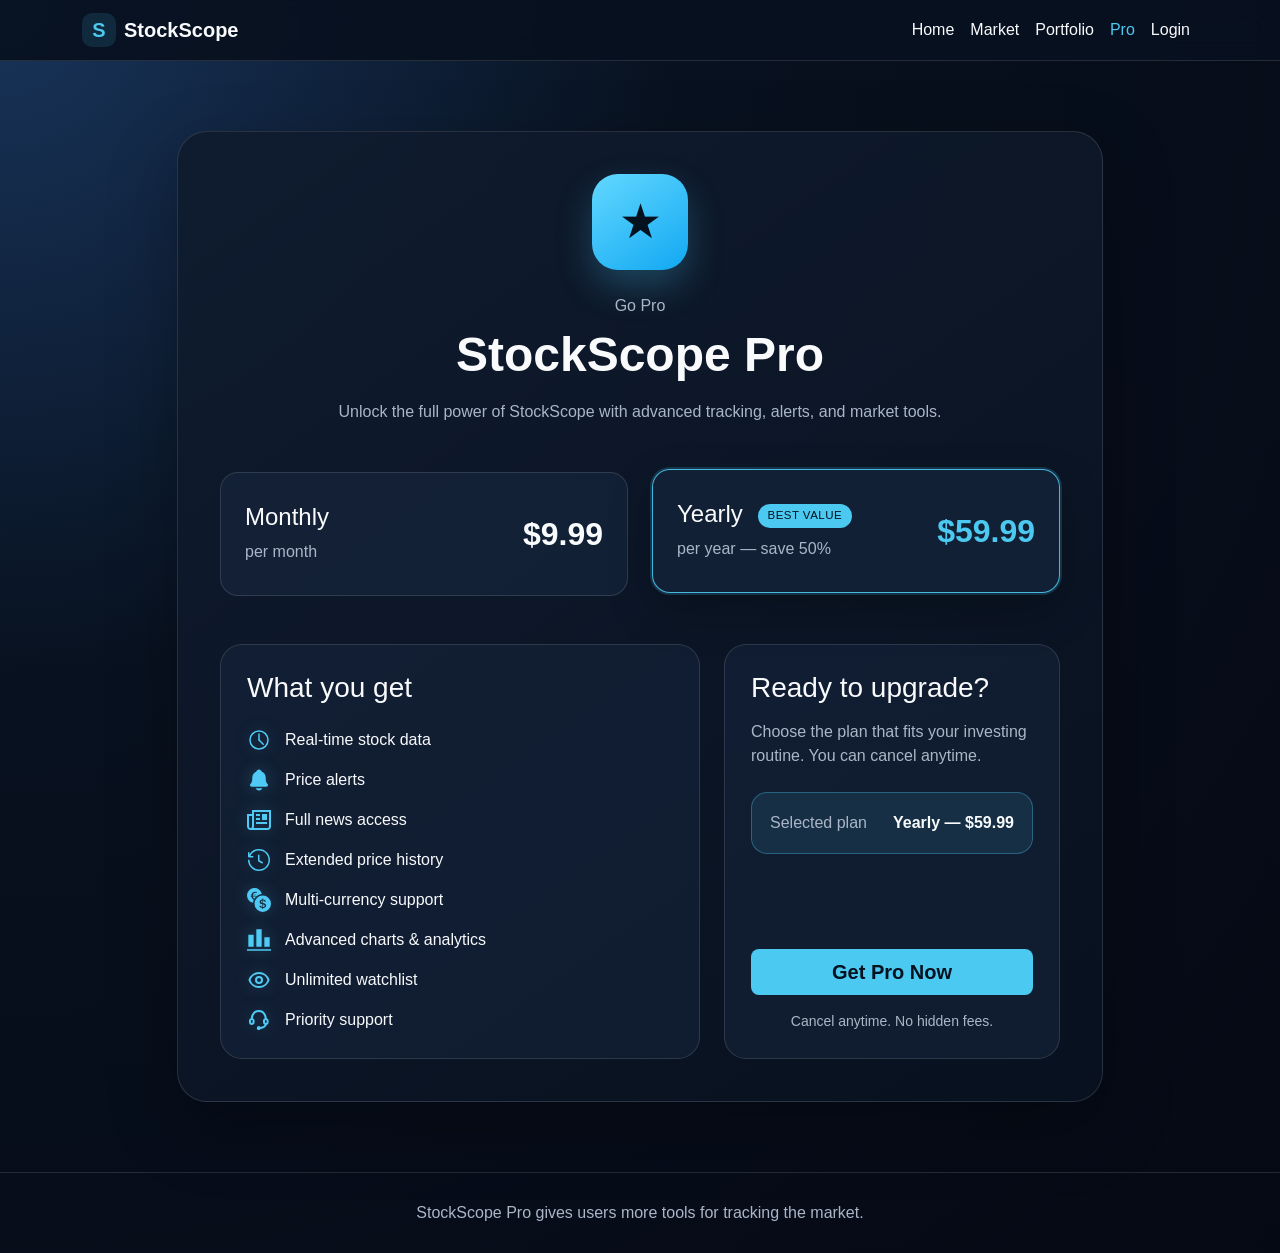
<file: pro.html>
<!DOCTYPE html>
<html lang="en">
<head>
  <meta charset="UTF-8" />
  <meta name="viewport" content="width=device-width, initial-scale=1.0" />
  <title>StockScope - Pro</title>
  <link href="https://cdn.jsdelivr.net/npm/bootstrap@5.3.3/dist/css/bootstrap.min.css" rel="stylesheet">
  <link rel="stylesheet" href="css/style.css" />
</head>
<body>
  <nav class="navbar navbar-expand-lg sticky-top">
    <div class="container">
      <a class="navbar-brand fw-bold" href="index.html">
        <span class="brand-badge">S</span>StockScope
      </a>
      <button class="navbar-toggler bg-light" type="button" data-bs-toggle="collapse" data-bs-target="#mainNavbar">
        <span class="navbar-toggler-icon"></span>
      </button>
      <div class="collapse navbar-collapse" id="mainNavbar">
        <ul class="navbar-nav ms-auto mb-2 mb-lg-0">
          <li class="nav-item"><a class="nav-link" href="index.html">Home</a></li>
          <li class="nav-item"><a class="nav-link" href="market.html">Market</a></li>
          <li class="nav-item"><a class="nav-link" href="portfolio.html">Portfolio</a></li>
          <li class="nav-item"><a class="nav-link active" href="pro.html">Pro</a></li>
          <li class="nav-item"><a class="nav-link" href="login.html">Login</a></li>
        </ul>
      </div>
    </div>
  </nav>

  <main class="pro-page-section">
    <div class="container">
      <div class="row justify-content-center">
        <div class="col-xl-10">
          <div class="pro-hero-card">
            <div class="text-center mb-5">
              <div class="pro-icon mx-auto mb-4">★</div>
              <p class="text-muted-custom mb-2">Go Pro</p>
              <h1 class="display-5 fw-bold mb-3">StockScope Pro</h1>
              <p class="pro-subtitle mx-auto mb-0">Unlock the full power of StockScope with advanced tracking, alerts, and market tools.</p>
            </div>

            <div class="row g-4 align-items-stretch mb-5">
              <div class="col-lg-6">
                <button class="pricing-card w-100 text-start" type="button" data-plan="Monthly">
                  <div>
                    <h2 class="h4 mb-2">Monthly</h2>
                    <p class="text-muted-custom mb-0">per month</p>
                  </div>
                  <div class="pricing-price">$9.99</div>
                </button>
              </div>
              <div class="col-lg-6">
                <button class="pricing-card pricing-card-featured w-100 text-start active" type="button" data-plan="Yearly">
                  <div>
                    <h2 class="h4 mb-2">Yearly <span class="best-value-badge">Best Value</span></h2>
                    <p class="text-muted-custom mb-0">per year — save 50%</p>
                  </div>
                  <div class="pricing-price">$59.99</div>
                </button>
              </div>
            </div>

            <div class="row g-4">
              <div class="col-lg-7">
                <div class="pro-section-card h-100">
                  <h2 class="h3 mb-4">What you get</h2>
                    <div class="pro-feature-list">
                      <div class="pro-feature">
                        <img class="pro-feature-icon" src="assets/icons/show_chart.svg" alt="">
                        <span>Real-time stock data</span>
                      </div>

                      <div class="pro-feature">
                        <img class="pro-feature-icon" src="assets/icons/notifications_active.svg" alt="">
                        <span>Price alerts</span>
                      </div>

                      <div class="pro-feature">
                        <img class="pro-feature-icon" src="assets/icons/article.svg" alt="">
                        <span>Full news access</span>
                      </div>

                      <div class="pro-feature">
                        <img class="pro-feature-icon" src="assets/icons/history.svg" alt="">
                        <span>Extended price history</span>
                      </div>

                      <div class="pro-feature">
                        <img class="pro-feature-icon" src="assets/icons/currency_exchange.svg" alt="">
                        <span>Multi-currency support</span>
                      </div>

                      <div class="pro-feature">
                        <img class="pro-feature-icon" src="assets/icons/analytics.svg" alt="">
                        <span>Advanced charts & analytics</span>
                      </div>

                      <div class="pro-feature">
                        <img class="pro-feature-icon" src="assets/icons/remove_red_eye.svg" alt="">
                        <span>Unlimited watchlist</span>
                      </div>

                      <div class="pro-feature">
                        <img class="pro-feature-icon" src="assets/icons/support_agent.svg" alt="">
                        <span>Priority support</span>
                      </div>
                    </div>
                </div>
              </div>

              <div class="col-lg-5">
                <div class="pro-section-card h-100 d-flex flex-column justify-content-between">
                  <div>
                    <h2 class="h3 mb-3">Ready to upgrade?</h2>
                    <p class="text-muted-custom mb-4">Choose the plan that fits your investing routine. You can cancel anytime.</p>
                    <div class="selected-plan-box mb-4">
                      <span class="text-muted-custom">Selected plan</span>
                      <strong id="selectedPlanText">Yearly — $59.99</strong>
                    </div>
                  </div>

                  <div>
                    <button id="proButton" class="btn btn-accent btn-lg w-100">Get Pro Now</button>
                    <p class="text-muted-custom small text-center mt-3 mb-0">Cancel anytime. No hidden fees.</p>
                    <div id="proMessage" class="alert alert-success mt-3 d-none">
                      Pro plan selected successfully.
                    </div>
                  </div>
                </div>
              </div>
            </div>
          </div>
        </div>
      </div>
    </div>
  </main>

  <footer>
    <div class="container text-center">StockScope Pro gives users more tools for tracking the market.</div>
  </footer>

  <script>
    const pricingCards = document.querySelectorAll(".pricing-card");
    const selectedPlanText = document.getElementById("selectedPlanText");
    const planCopy = {
      Monthly: "Monthly — $9.99",
      Yearly: "Yearly — $59.99"
    };

    pricingCards.forEach((card) => {
      card.addEventListener("click", () => {
        pricingCards.forEach((item) => item.classList.remove("active"));
        card.classList.add("active");
        selectedPlanText.textContent = planCopy[card.dataset.plan];
      });
    });

    document.getElementById("proButton").addEventListener("click", function () {
      document.getElementById("proMessage").classList.remove("d-none");
    });
  </script>
  <script src="https://cdn.jsdelivr.net/npm/bootstrap@5.3.3/dist/js/bootstrap.bundle.min.js"></script>
</body>
</html>
</file>
<file: css/style.css>
:root {
  --primary-bg: #08111f;
  --secondary-bg: #101c2f;
  --card-bg: #142238;
  --accent: #4cc9f0;
  --accent-soft: rgba(76, 201, 240, 0.12);
  --text-main: #f8fafc;
  --text-muted: #aab6c8;
  --success: #2ecc71;
  --danger: #ff5c5c;
  --border-soft: rgba(255, 255, 255, 0.12);
}

* {
  box-sizing: border-box;
}

body {
  margin: 0;
  min-height: 100vh;
  background: radial-gradient(circle at top left, #18345a 0, var(--primary-bg) 38%, #050914 100%);
  color: var(--text-main);
  font-family: Arial, Helvetica, sans-serif;
}

a {
  text-decoration: none;
}

.navbar {
  background: rgba(8, 17, 31, 0.92);
  backdrop-filter: blur(12px);
  border-bottom: 1px solid var(--border-soft);
}

.navbar-brand,
.navbar .nav-link {
  color: var(--text-main);
}

.navbar .nav-link:hover,
.navbar .nav-link.active {
  color: var(--accent);
}

.brand-badge {
  display: inline-flex;
  width: 34px;
  height: 34px;
  align-items: center;
  justify-content: center;
  border-radius: 10px;
  background: var(--accent-soft);
  color: var(--accent);
  font-weight: 700;
  margin-right: 8px;
}

.hero-section {
  padding: 90px 0 70px;
}

.hero-card {
  background: linear-gradient(135deg, rgba(20, 34, 56, 0.95), rgba(16, 28, 47, 0.72));
  border: 1px solid var(--border-soft);
  border-radius: 28px;
  padding: 36px;
  box-shadow: 0 24px 70px rgba(0, 0, 0, 0.25);
}

.page-section {
  padding: 64px 0;
}

.app-card {
  background: rgba(20, 34, 56, 0.92);
  border: 1px solid var(--border-soft);
  border-radius: 22px;
  padding: 24px;
  height: 100%;
}

.text-muted-custom {
  color: var(--text-muted);
}

.btn-accent {
  background: var(--accent);
  color: #04111f;
  border: 0;
  font-weight: 700;
}

.btn-accent:hover {
  background: #7bdcff;
  color: #04111f;
}

.btn-outline-light-custom {
  border: 1px solid var(--border-soft);
  color: var(--text-main);
}

.btn-outline-light-custom:hover {
  background: rgba(255, 255, 255, 0.08);
  color: var(--text-main);
}

.positive {
  color: var(--success);
  font-weight: 700;
}

.negative {
  color: var(--danger);
  font-weight: 700;
}

.form-control,
.form-select {
  background-color: rgba(255, 255, 255, 0.08);
  color: var(--text-main);
  border: 1px solid var(--border-soft);
}

.form-control:focus,
.form-select:focus {
  background-color: rgba(255, 255, 255, 0.1);
  color: var(--text-main);
  border-color: var(--accent);
  box-shadow: 0 0 0 0.2rem rgba(76, 201, 240, 0.18);
}

.form-control::placeholder {
  color: rgba(248, 250, 252, 0.58);
}

.form-select option {
  color: #08111f;
}

footer {
  border-top: 1px solid var(--border-soft);
  color: var(--text-muted);
  padding: 28px 0;
}

.mini-market-row {
  display: flex;
  justify-content: space-between;
  gap: 16px;
  border-bottom: 1px solid var(--border-soft);
  padding: 12px 0;
}

.mini-market-row:last-child {
  border-bottom: 0;
}

.feature-icon {
  width: 48px;
  height: 48px;
  border-radius: 16px;
  background: var(--accent-soft);
  color: var(--accent);
  display: inline-flex;
  align-items: center;
  justify-content: center;
  font-weight: 700;
  margin-bottom: 16px;
}

@media (max-width: 768px) {
  .hero-section {
    padding: 60px 0 40px;
  }

  .hero-card {
    padding: 24px;
  }
}

.nav-pills .nav-link {
  color: var(--text-muted);
}

.nav-pills .nav-link.active {
  background: var(--accent);
  color: #04111f;
  font-weight: 700;
}

.api-toolbar {
  background: rgba(255, 255, 255, 0.06);
  border: 1px solid var(--border-soft);
  border-radius: 18px;
  padding: 14px 16px;
}

.summary-card {
  min-height: 150px;
}

.summary-value {
  font-size: 2rem;
  font-weight: 800;
  color: #f8fafc;
}

.btn-watchlist {
  background: rgba(76, 201, 240, 0.12);
  color: #7dd3fc;
  border: 1px solid rgba(76, 201, 240, 0.45);
}

.btn-watchlist:hover {
  background: rgba(76, 201, 240, 0.22);
  color: #ffffff;
  border-color: rgba(76, 201, 240, 0.8);
}

.key-stats-table {
  color: #d7e2f1;
}

.key-stats-table td,
.key-stats-table th {
  border-color: rgba(255, 255, 255, 0.1);
}


/* Pro page */
.pro-page-section {
  padding: 70px 0;
}

.pro-hero-card {
  background: linear-gradient(145deg, rgba(16, 28, 47, 0.96), rgba(8, 17, 31, 0.98));
  border: 1px solid var(--border-soft);
  border-radius: 30px;
  padding: 42px;
  box-shadow: 0 24px 70px rgba(0, 0, 0, 0.28);
}

.pro-icon {
  width: 96px;
  height: 96px;
  display: flex;
  align-items: center;
  justify-content: center;
  border-radius: 26px;
  background: linear-gradient(145deg, #62d8ff, #12a8f2);
  color: #04111f;
  font-size: 3rem;
  box-shadow: 0 16px 35px rgba(76, 201, 240, 0.25);
}

.pro-subtitle {
  max-width: 620px;
  color: var(--text-muted);
}

.pricing-card {
  min-height: 124px;
  display: flex;
  align-items: center;
  justify-content: space-between;
  gap: 20px;
  background: rgba(20, 34, 56, 0.92);
  border: 1px solid var(--border-soft);
  border-radius: 18px;
  padding: 24px;
  color: var(--text-main);
  transition: transform 0.2s ease, border-color 0.2s ease, box-shadow 0.2s ease;
}

.pricing-card:hover {
  transform: translateY(-3px);
  border-color: rgba(76, 201, 240, 0.55);
}

.pricing-card.active {
  transform: translateY(-3px);
  border-color: rgba(76, 201, 240, 0.9);
  box-shadow: 0 0 0 2px rgba(76, 201, 240, 0.18), 0 18px 45px rgba(0, 0, 0, 0.22);
}

.pricing-card-featured {
  border-color: var(--border-soft);
}

.pricing-card.active {
  border-color: rgba(76, 201, 240, 0.9);
  box-shadow: 0 0 0 2px rgba(76, 201, 240, 0.18), 0 18px 45px rgba(0, 0, 0, 0.22);
}

.pricing-price {
  font-size: 2rem;
  font-weight: 800;
  white-space: nowrap;
  color: var(--text-main);
}

.pricing-card.active .pricing-price {
  color: var(--accent);
}

.best-value-badge {
  display: inline-flex;
  align-items: center;
  justify-content: center;
  margin-left: 8px;
  padding: 5px 10px;
  border-radius: 999px;
  background: var(--accent);
  color: #04111f;
  font-size: 0.72rem;
  text-transform: uppercase;
  letter-spacing: 0.04em;
  vertical-align: middle;
}

.pro-section-card {
  background: rgba(20, 34, 56, 0.72);
  border: 1px solid var(--border-soft);
  border-radius: 22px;
  padding: 26px;
}

.pro-feature-list {
  display: grid;
  gap: 16px;
}

.pro-feature {
  display: flex;
  align-items: center;
  gap: 14px;
}

.pro-feature-icon {
  width: 24px;
  height: 24px;
  object-fit: contain;
  flex: 0 0 24px;
  display: block;
  filter: drop-shadow(0 0 8px rgba(78, 202, 244, 0.25));
}

.pro-feature span {
  color: var(--text-main);
}

.selected-plan-box {
  display: flex;
  align-items: center;
  justify-content: space-between;
  gap: 18px;
  padding: 18px;
  border: 1px solid rgba(76, 201, 240, 0.35);
  border-radius: 16px;
  background: rgba(76, 201, 240, 0.1);
}

/* Stock detail key information */
.key-info-card {
  margin-top: 28px;
}

.key-info-grid {
  display: grid;
  gap: 10px;
}

.key-info-row {
  display: grid;
  grid-template-columns: minmax(130px, 0.9fr) minmax(130px, 1.1fr);
  gap: 18px;
  align-items: center;
  padding: 13px 15px;
  background: rgba(255, 255, 255, 0.045);
  border: 1px solid rgba(255, 255, 255, 0.08);
  border-radius: 14px;
}

.key-info-label {
  color: var(--text-muted);
  font-size: 0.92rem;
}

.key-info-value {
  color: var(--text-main);
  font-weight: 700;
  text-align: right;
}

@media (max-width: 768px) {
  .pro-hero-card {
    padding: 26px;
  }

  .pricing-card,
  .selected-plan-box {
    align-items: flex-start;
    flex-direction: column;
  }

  .key-info-row {
    grid-template-columns: 1fr;
    gap: 4px;
  }

  .key-info-value {
    text-align: left;
  }
}


/* Auth form validation */
.form-hint {
  margin-top: 6px;
  color: var(--text-muted);
  font-size: 0.85rem;
}

.invalid-feedback {
  color: #ff8a8a;
}

.form-control.is-invalid,
.form-check-input.is-invalid {
  border-color: var(--danger);
  box-shadow: 0 0 0 0.18rem rgba(255, 92, 92, 0.14);
}

.password-rules {
  display: grid;
  gap: 5px;
  padding-left: 0;
  list-style: none;
  color: var(--text-muted);
  font-size: 0.85rem;
}

.password-rules li::before {
  content: "○";
  color: var(--text-muted);
  margin-right: 8px;
}

.password-rules li.rule-ok {
  color: #7dd3fc;
}

.password-rules li.rule-ok::before {
  content: "✓";
  color: var(--success);
}
</file>
<file: css/market.css>
.market-header {
  padding: 70px 0 32px;
}

.search-panel {
  background: rgba(20, 34, 56, 0.92);
  border: 1px solid var(--border-soft);
  border-radius: 22px;
  padding: 22px;
  margin-bottom: 28px;
}

.stock-card {
  background: rgba(20, 34, 56, 0.94);
  border: 1px solid var(--border-soft);
  border-radius: 22px;
  padding: 22px;
  height: 100%;
  transition: transform 0.2s ease, border-color 0.2s ease;
}

.stock-card:hover {
  transform: translateY(-4px);
  border-color: rgba(76, 201, 240, 0.6);
}

.ticker-badge {
  display: inline-block;
  background: var(--accent-soft);
  color: var(--accent);
  border-radius: 999px;
  padding: 5px 12px;
  font-size: 0.85rem;
  font-weight: 700;
}

.stock-price {
  font-size: 1.8rem;
  font-weight: 800;
}

.stock-meta {
  color: var(--text-muted);
  font-size: 0.92rem;
}

.empty-state {
  display: none;
  background: rgba(255, 255, 255, 0.06);
  border: 1px dashed var(--border-soft);
  border-radius: 20px;
  padding: 32px;
  text-align: center;
  color: var(--text-muted);
}

.detail-panel {
  background: rgba(20, 34, 56, 0.94);
  border: 1px solid var(--border-soft);
  border-radius: 24px;
  padding: 28px;
}

.chart-box {
  background: rgba(255, 255, 255, 0.04);
  border: 1px solid var(--border-soft);
  border-radius: 22px;
  padding: 18px;
}

.time-range-btn.active {
  background: var(--accent);
  color: #04111f;
  border-color: var(--accent);
  font-weight: 700;
}

.api-toolbar {
  background: rgba(255, 255, 255, 0.06);
  border: 1px solid var(--border-soft);
  border-radius: 18px;
  padding: 14px 16px;
  display: flex;
  align-items: center;
  justify-content: space-between;
  gap: 14px;
  flex-wrap: wrap;
}

.api-status {
  color: var(--text-muted);
}

.api-status-success {
  color: var(--success);
}

.api-status-warning {
  color: #ffd166;
}

.api-status-error {
  color: var(--danger);
}

.data-source-badge {
  display: inline-block;
  border-radius: 999px;
  padding: 4px 10px;
  font-size: 0.78rem;
  font-weight: 700;
}

.source-live {
  background: rgba(46, 204, 113, 0.14);
  color: var(--success);
}

.source-mock {
  background: rgba(255, 209, 102, 0.14);
  color: #ffd166;
}


.news-card {
  background: rgba(20, 34, 56, 0.94);
  border: 1px solid var(--border-soft);
  border-radius: 20px;
  padding: 20px;
}

.news-card h2 {
  color: var(--text-main);
}

.text-link {
  color: var(--accent);
  text-decoration: none;
  font-weight: 700;
}

.text-link:hover {
  text-decoration: underline;
}

.stock-card {
  display: flex;
  flex-direction: column;
}

.chart-box {
  min-height: 380px;
}

.chart-box canvas {
  min-height: 330px;
}
</file>
